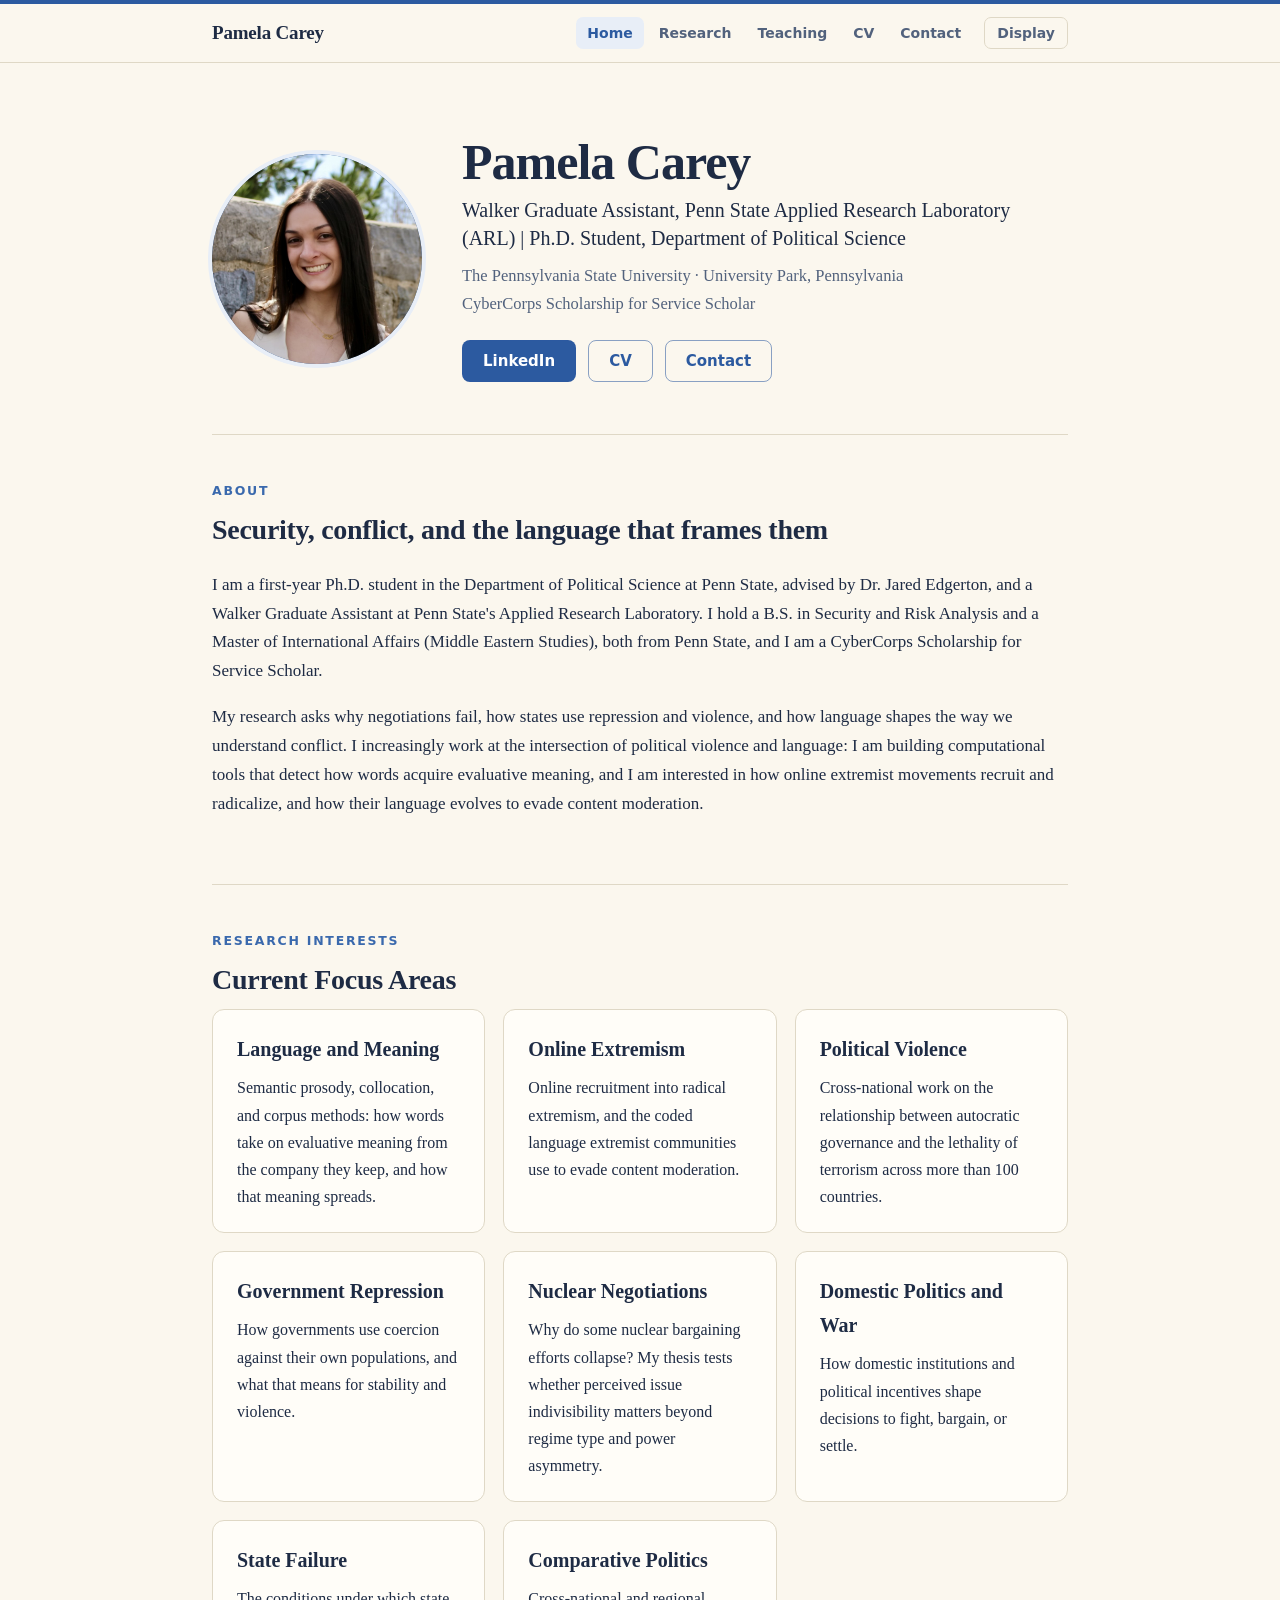
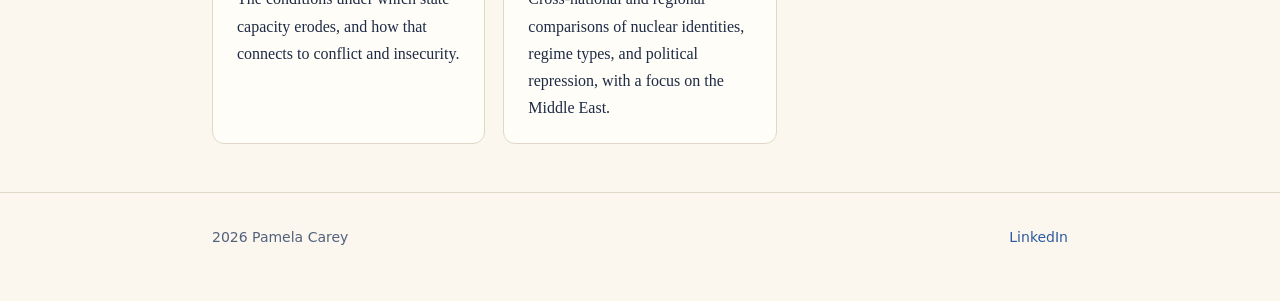
<file: index.html>
<!doctype html>
<html lang="en">
<head>
<meta charset="utf-8">
<meta name="viewport" content="width=device-width, initial-scale=1">
<title>Pamela Carey | Political Science PhD Student, Penn State</title>
<meta name="description" content="Pamela Carey is a PhD student in Political Science at Penn State studying nuclear negotiations, political violence, state failure, and semantic prosody.">
<link rel="stylesheet" href="assets/style.css">
<script src="assets/theme.js"></script>
</head>
<body>
<header class="site-header"><div class="wrap">
  <a class="brand" href="index.html">Pamela Carey</a>
  <nav>
    <a href="index.html" aria-current="page">Home</a>
    <a href="research.html">Research</a>
    <a href="teaching.html">Teaching</a>
    <a href="cv.html">CV</a>
    <a href="contact.html">Contact</a>
  </nav>
</div></header>

<main class="wrap">

<div class="profile">
  <div class="portrait"><img src="assets/pamela-carey-portrait.jpg" alt="Portrait of Pamela Carey" width="800" height="800"></div>
  <div class="profile-text">
    <h1>Pamela Carey</h1>
    <p class="title">Walker Graduate Assistant, Penn State Applied Research Laboratory (ARL) | Ph.D. Student, Department of Political Science</p>
    <p class="affil">The Pennsylvania State University · University Park, Pennsylvania</p>
    <p class="affil">CyberCorps Scholarship for Service Scholar</p>
    <div class="cta">
      <a class="btn primary" href="https://www.linkedin.com/in/pamela-carey-24b1b4239/">LinkedIn</a>
      <a class="btn" href="cv.html">CV</a>
      <a class="btn" href="contact.html">Contact</a>
    </div>
  </div>
</div>

<section>
  <p class="kicker">About</p>
  <h2>Security, conflict, and the language that frames them</h2>
  <p>I am a first-year Ph.D. student in the Department of Political Science at Penn State, advised by Dr. Jared Edgerton, and a Walker Graduate Assistant at Penn State's Applied Research Laboratory. I hold a B.S. in Security and Risk Analysis and a Master of International Affairs (Middle Eastern Studies), both from Penn State, and I am a CyberCorps Scholarship for Service Scholar.</p>
  <p>My research asks why negotiations fail, how states use repression and violence, and how language shapes the way we understand conflict. I increasingly work at the intersection of political violence and language: I am building computational tools that detect how words acquire evaluative meaning, and I am interested in how online extremist movements recruit and radicalize, and how their language evolves to evade content moderation.</p>
</section>

<section>
  <p class="kicker">Research Interests</p>
  <h2>Current Focus Areas</h2>
  <div class="grid">
    <div class="card">
      <h3>Language and Meaning</h3>
      <p>Semantic prosody, collocation, and corpus methods: how words take on evaluative meaning from the company they keep, and how that meaning spreads.</p>
    </div>
    <div class="card">
      <h3>Online Extremism</h3>
      <p>Online recruitment into radical extremism, and the coded language extremist communities use to evade content moderation.</p>
    </div>
    <div class="card">
      <h3>Political Violence</h3>
      <p>Cross-national work on the relationship between autocratic governance and the lethality of terrorism across more than 100 countries.</p>
    </div>
    <div class="card">
      <h3>Government Repression</h3>
      <p>How governments use coercion against their own populations, and what that means for stability and violence.</p>
    </div>
    <div class="card">
      <h3>Nuclear Negotiations</h3>
      <p>Why do some nuclear bargaining efforts collapse? My thesis tests whether perceived issue indivisibility matters beyond regime type and power asymmetry.</p>
    </div>
    <div class="card">
      <h3>Domestic Politics and War</h3>
      <p>How domestic institutions and political incentives shape decisions to fight, bargain, or settle.</p>
    </div>
    <div class="card">
      <h3>State Failure</h3>
      <p>The conditions under which state capacity erodes, and how that connects to conflict and insecurity.</p>
    </div>
    <div class="card">
      <h3>Comparative Politics</h3>
      <p>Cross-national and regional comparisons of nuclear identities, regime types, and political repression, with a focus on the Middle East.</p>
    </div>
  </div>
</section>

</main>

<footer><div class="wrap"><span>2026 Pamela Carey</span><span><a href="https://www.linkedin.com/in/pamela-carey-24b1b4239/">LinkedIn</a></span></div></footer>
</body>
</html>
</file>
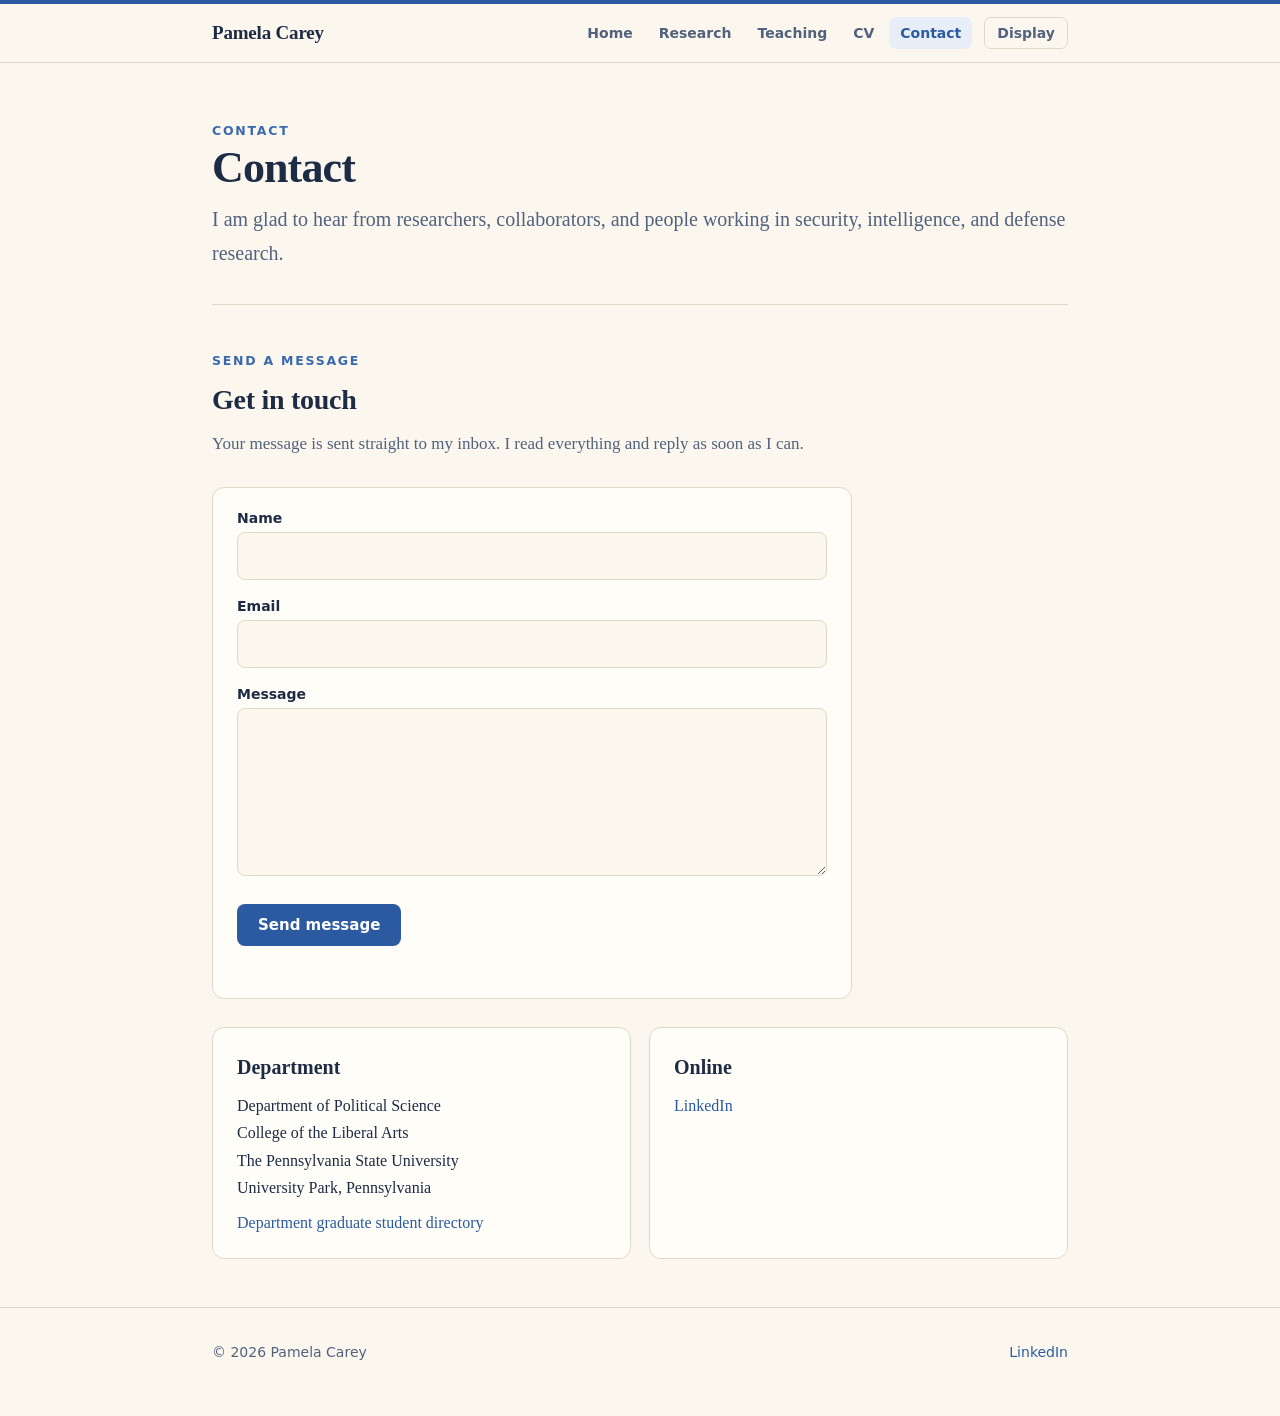
<file: contact.html>
<!doctype html>
<html lang="en">
<head>
<meta charset="utf-8">
<meta name="viewport" content="width=device-width, initial-scale=1">
<title>Contact | Pamela Carey</title>
<meta name="description" content="Contact Pamela Carey, PhD student in Political Science at Penn State.">
<link rel="stylesheet" href="assets/style.css">
<script src="assets/theme.js"></script>
</head>
<body>
<header class="site-header"><div class="wrap">
  <a class="brand" href="index.html">Pamela Carey</a>
  <nav>
    <a href="index.html">Home</a>
    <a href="research.html">Research</a>
    <a href="teaching.html">Teaching</a>
    <a href="cv.html">CV</a>
    <a href="contact.html" aria-current="page">Contact</a>
  </nav>
</div></header>

<main class="wrap">

<div class="page-title">
  <div class="eyebrow">Contact</div>
  <h1>Contact</h1>
  <p class="lede">I am glad to hear from researchers, collaborators, and people working in security, intelligence, and defense research.</p>
</div>

<section>
  <p class="kicker">Send a message</p>
  <h2>Get in touch</h2>
  <p class="sub">Your message is sent straight to my inbox. I read everything and reply as soon as I can.</p>

  <form id="contact-form" class="form card" action="https://api.web3forms.com/submit" method="POST" novalidate>
    <input type="hidden" name="access_key" value="268d669c-6630-435e-8dc4-8aee9b4005e3">
    <input type="hidden" name="subject" value="New message from your website">
    <input type="hidden" name="from_name" value="Website contact form">
    <input type="checkbox" name="botcheck" class="hp" tabindex="-1" autocomplete="off" aria-hidden="true">

    <div class="field">
      <label for="cf-name">Name</label>
      <input id="cf-name" name="name" type="text" autocomplete="name" required>
    </div>
    <div class="field">
      <label for="cf-email">Email</label>
      <input id="cf-email" name="email" type="email" autocomplete="email" required>
    </div>
    <div class="field">
      <label for="cf-message">Message</label>
      <textarea id="cf-message" name="message" rows="6" required></textarea>
    </div>

    <button class="btn primary" type="submit">Send message</button>
    <p id="cf-status" class="form-status" role="status" aria-live="polite"></p>
  </form>

  <div class="grid" style="margin-top:28px">
    <div class="card">
      <h3>Department</h3>
      <p>Department of Political Science<br>College of the Liberal Arts<br>The Pennsylvania State University<br>University Park, Pennsylvania</p>
      <p><a href="https://polisci.la.psu.edu/people/#graduatestudents">Department graduate student directory</a></p>
    </div>
    <div class="card">
      <h3>Online</h3>
      <p><a href="https://www.linkedin.com/in/pamela-carey-24b1b4239/">LinkedIn</a></p>
    </div>
  </div>
</section>

<script src="assets/contact.js"></script>

</main>

<footer><div class="wrap"><span>&copy; 2026 Pamela Carey</span><span><a href="https://www.linkedin.com/in/pamela-carey-24b1b4239/">LinkedIn</a></span></div></footer>
</body>
</html>
</file>
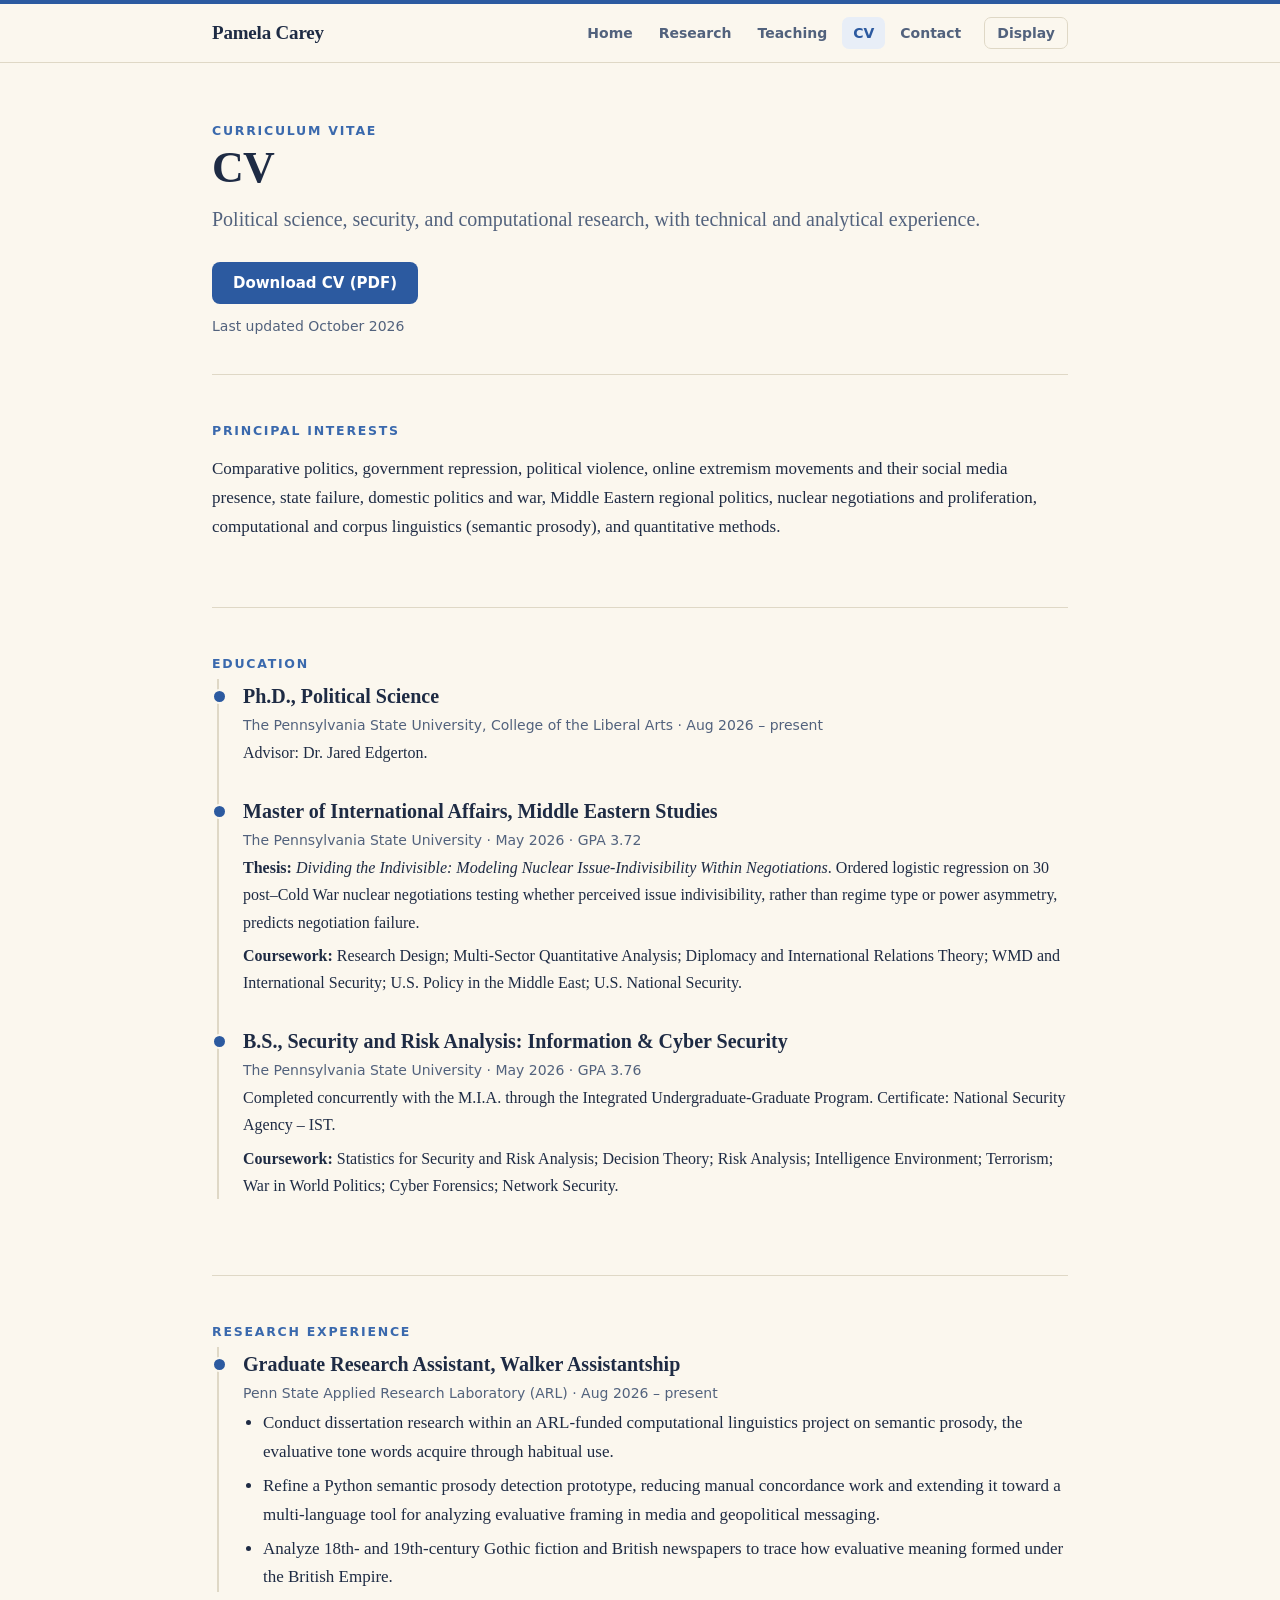
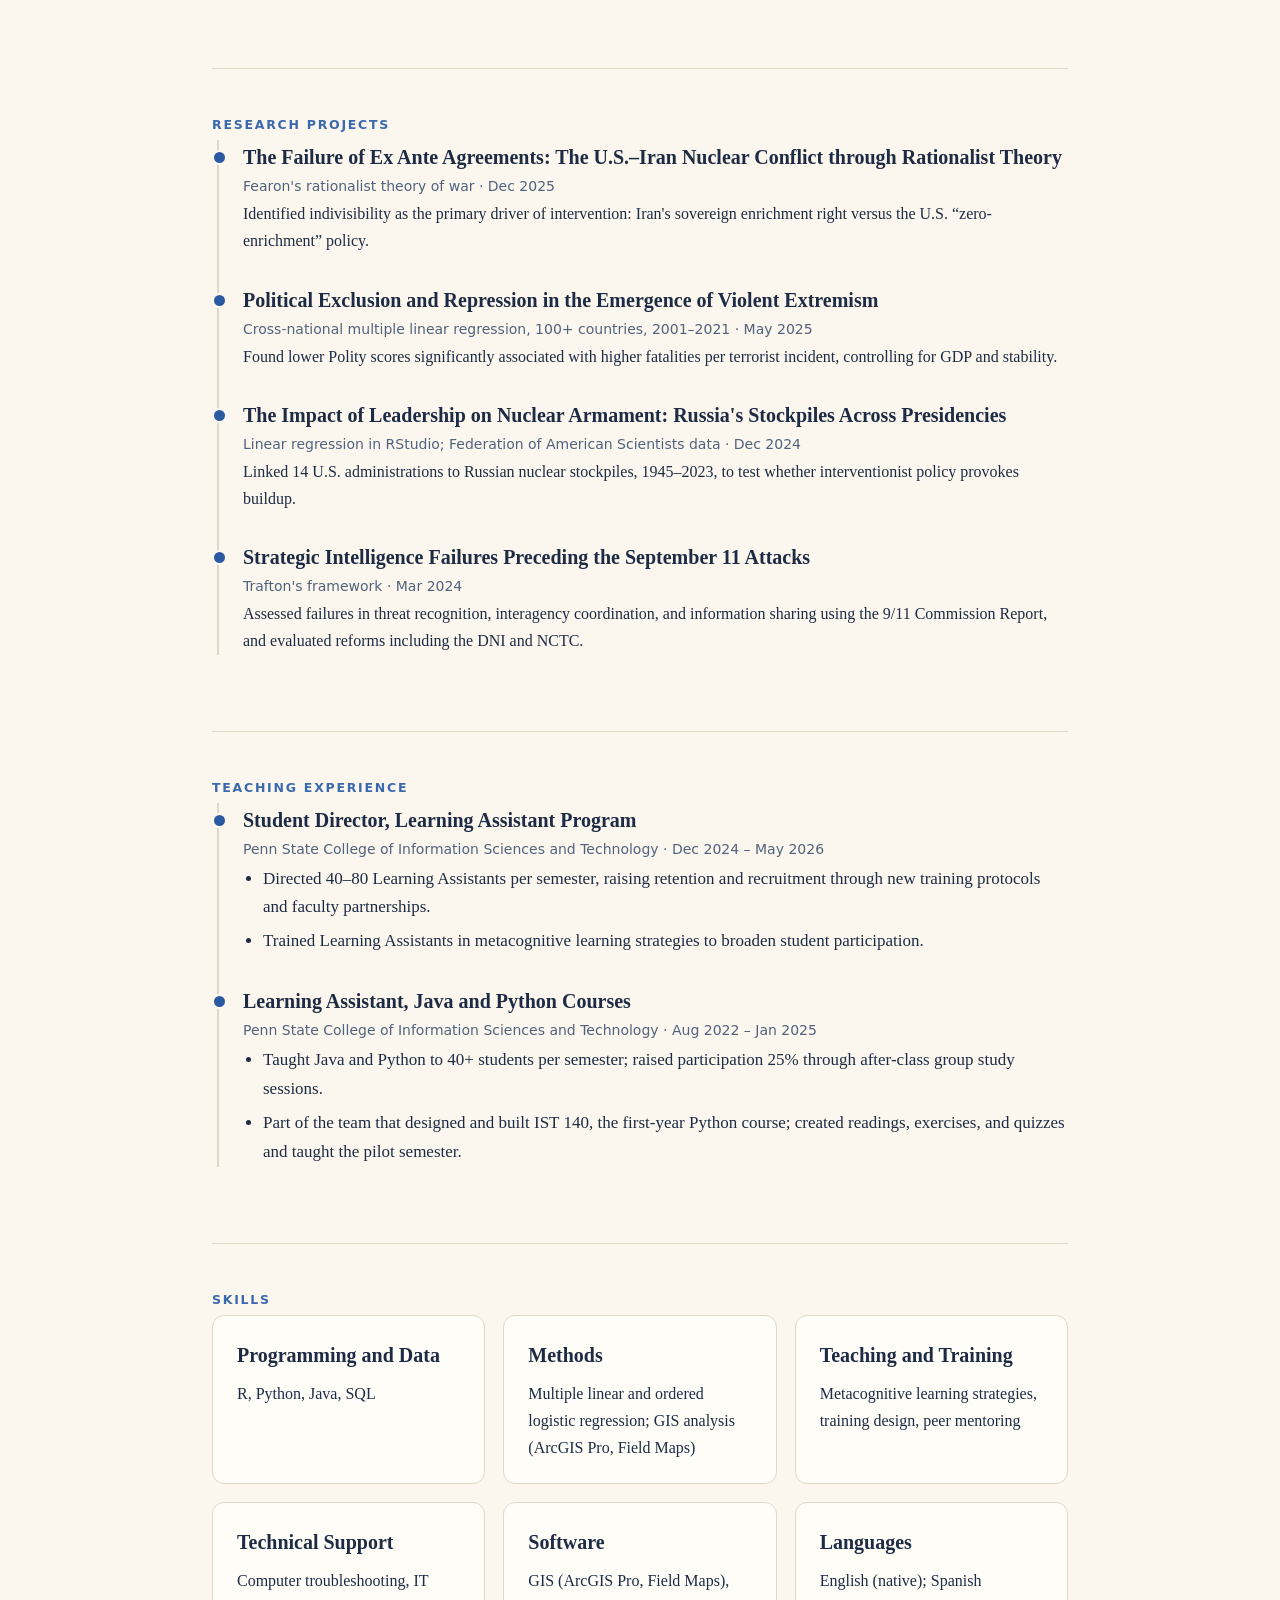
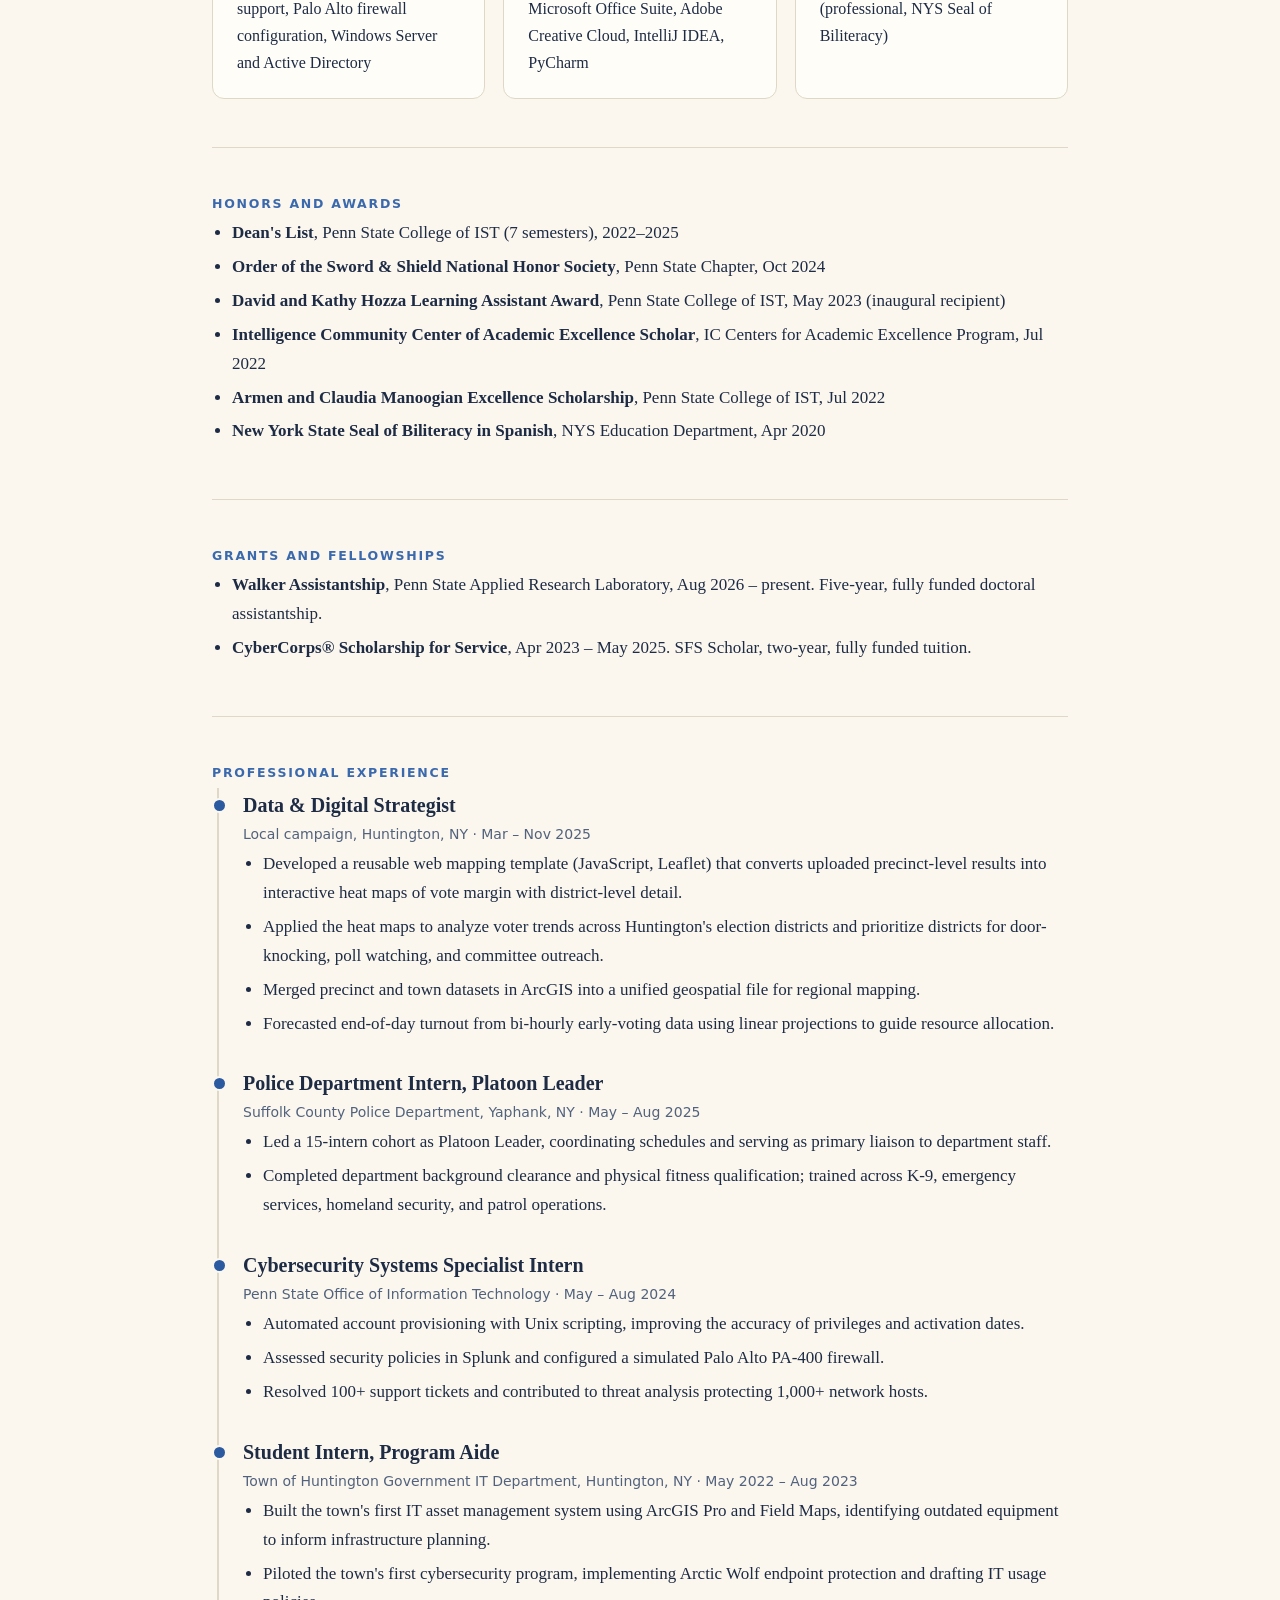
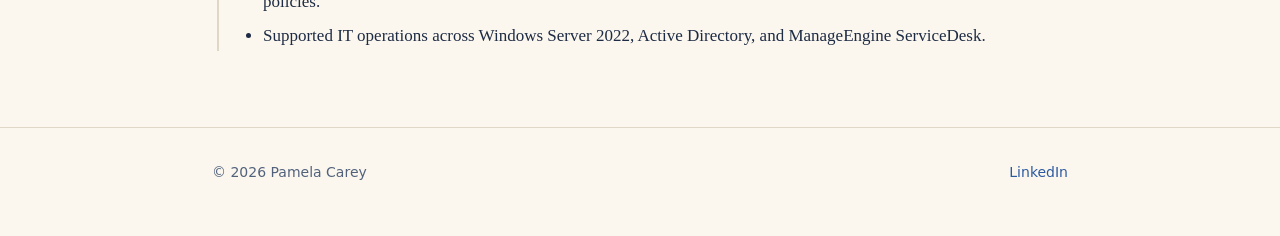
<file: cv.html>
<!doctype html>
<html lang="en">
<head>
<meta charset="utf-8">
<meta name="viewport" content="width=device-width, initial-scale=1">
<title>CV | Pamela Carey</title>
<meta name="description" content="Curriculum vitae of Pamela Carey: education, professional experience, research, skills, and honors.">
<link rel="stylesheet" href="assets/style.css">
<script src="assets/theme.js"></script>
</head>
<body>
<header class="site-header"><div class="wrap">
  <a class="brand" href="index.html">Pamela Carey</a>
  <nav>
    <a href="index.html">Home</a>
    <a href="research.html">Research</a>
    <a href="teaching.html">Teaching</a>
    <a href="cv.html" aria-current="page">CV</a>
    <a href="contact.html">Contact</a>
  </nav>
</div></header>

<main class="wrap">

<div class="page-title">
  <div class="eyebrow">Curriculum Vitae</div>
  <h1>CV</h1>
  <p class="lede">Political science, security, and computational research, with technical and analytical experience.</p>
  <div class="cta"><a class="btn primary" href="assets/Pamela_Carey_CV.pdf">Download CV (PDF)</a></div>
  <p class="meta" style="margin-top:14px">Last updated October 2026</p>
</div>

<section>
  <p class="kicker">Principal Interests</p>
  <p>Comparative politics, government repression, political violence, online extremism movements and their social media presence, state failure, domestic politics and war, Middle Eastern regional politics, nuclear negotiations and proliferation, computational and corpus linguistics (semantic prosody), and quantitative methods.</p>
</section>

<section>
  <p class="kicker">Education</p>
  <div class="tl">
    <div class="item">
      <h3>Ph.D., Political Science</h3>
      <div class="meta">The Pennsylvania State University, College of the Liberal Arts &middot; Aug 2026 &ndash; present</div>
      <p>Advisor: Dr. Jared Edgerton.</p>
    </div>
    <div class="item">
      <h3>Master of International Affairs, Middle Eastern Studies</h3>
      <div class="meta">The Pennsylvania State University &middot; May 2026 &middot; GPA 3.72</div>
      <p><strong>Thesis:</strong> <em>Dividing the Indivisible: Modeling Nuclear Issue-Indivisibility Within Negotiations</em>. Ordered logistic regression on 30 post&ndash;Cold War nuclear negotiations testing whether perceived issue indivisibility, rather than regime type or power asymmetry, predicts negotiation failure.</p>
      <p><strong>Coursework:</strong> Research Design; Multi-Sector Quantitative Analysis; Diplomacy and International Relations Theory; WMD and International Security; U.S. Policy in the Middle East; U.S. National Security.</p>
    </div>
    <div class="item">
      <h3>B.S., Security and Risk Analysis: Information &amp; Cyber Security</h3>
      <div class="meta">The Pennsylvania State University &middot; May 2026 &middot; GPA 3.76</div>
      <p>Completed concurrently with the M.I.A. through the Integrated Undergraduate-Graduate Program. Certificate: National Security Agency &ndash; IST.</p>
      <p><strong>Coursework:</strong> Statistics for Security and Risk Analysis; Decision Theory; Risk Analysis; Intelligence Environment; Terrorism; War in World Politics; Cyber Forensics; Network Security.</p>
    </div>
  </div>
</section>

<section>
  <p class="kicker">Research Experience</p>
  <div class="tl">
    <div class="item">
      <h3>Graduate Research Assistant, Walker Assistantship</h3>
      <div class="meta">Penn State Applied Research Laboratory (ARL) &middot; Aug 2026 &ndash; present</div>
      <ul>
        <li>Conduct dissertation research within an ARL-funded computational linguistics project on semantic prosody, the evaluative tone words acquire through habitual use.</li>
        <li>Refine a Python semantic prosody detection prototype, reducing manual concordance work and extending it toward a multi-language tool for analyzing evaluative framing in media and geopolitical messaging.</li>
        <li>Analyze 18th- and 19th-century Gothic fiction and British newspapers to trace how evaluative meaning formed under the British Empire.</li>
      </ul>
    </div>
  </div>
</section>

<section>
  <p class="kicker">Research Projects</p>
  <div class="tl">
    <div class="item">
      <h3>The Failure of Ex Ante Agreements: The U.S.&ndash;Iran Nuclear Conflict through Rationalist Theory</h3>
      <div class="meta">Fearon's rationalist theory of war &middot; Dec 2025</div>
      <p>Identified indivisibility as the primary driver of intervention: Iran's sovereign enrichment right versus the U.S. &ldquo;zero-enrichment&rdquo; policy.</p>
    </div>
    <div class="item">
      <h3>Political Exclusion and Repression in the Emergence of Violent Extremism</h3>
      <div class="meta">Cross-national multiple linear regression, 100+ countries, 2001&ndash;2021 &middot; May 2025</div>
      <p>Found lower Polity scores significantly associated with higher fatalities per terrorist incident, controlling for GDP and stability.</p>
    </div>
    <div class="item">
      <h3>The Impact of Leadership on Nuclear Armament: Russia's Stockpiles Across Presidencies</h3>
      <div class="meta">Linear regression in RStudio; Federation of American Scientists data &middot; Dec 2024</div>
      <p>Linked 14 U.S. administrations to Russian nuclear stockpiles, 1945&ndash;2023, to test whether interventionist policy provokes buildup.</p>
    </div>
    <div class="item">
      <h3>Strategic Intelligence Failures Preceding the September 11 Attacks</h3>
      <div class="meta">Trafton's framework &middot; Mar 2024</div>
      <p>Assessed failures in threat recognition, interagency coordination, and information sharing using the 9/11 Commission Report, and evaluated reforms including the DNI and NCTC.</p>
    </div>
  </div>
</section>

<section>
  <p class="kicker">Teaching Experience</p>
  <div class="tl">
    <div class="item">
      <h3>Student Director, Learning Assistant Program</h3>
      <div class="meta">Penn State College of Information Sciences and Technology &middot; Dec 2024 &ndash; May 2026</div>
      <ul>
        <li>Directed 40&ndash;80 Learning Assistants per semester, raising retention and recruitment through new training protocols and faculty partnerships.</li>
        <li>Trained Learning Assistants in metacognitive learning strategies to broaden student participation.</li>
      </ul>
    </div>
    <div class="item">
      <h3>Learning Assistant, Java and Python Courses</h3>
      <div class="meta">Penn State College of Information Sciences and Technology &middot; Aug 2022 &ndash; Jan 2025</div>
      <ul>
        <li>Taught Java and Python to 40+ students per semester; raised participation 25% through after-class group study sessions.</li>
        <li>Part of the team that designed and built IST 140, the first-year Python course; created readings, exercises, and quizzes and taught the pilot semester.</li>
      </ul>
    </div>
  </div>
</section>

<section>
  <p class="kicker">Skills</p>
  <div class="grid">
    <div class="card"><h3>Programming and Data</h3><p>R, Python, Java, SQL</p></div>
    <div class="card"><h3>Methods</h3><p>Multiple linear and ordered logistic regression; GIS analysis (ArcGIS Pro, Field Maps)</p></div>
    <div class="card"><h3>Teaching and Training</h3><p>Metacognitive learning strategies, training design, peer mentoring</p></div>
    <div class="card"><h3>Technical Support</h3><p>Computer troubleshooting, IT support, Palo Alto firewall configuration, Windows Server and Active Directory</p></div>
    <div class="card"><h3>Software</h3><p>GIS (ArcGIS Pro, Field Maps), Microsoft Office Suite, Adobe Creative Cloud, IntelliJ IDEA, PyCharm</p></div>
    <div class="card"><h3>Languages</h3><p>English (native); Spanish (professional, NYS Seal of Biliteracy)</p></div>
  </div>
</section>

<section>
  <p class="kicker">Honors and Awards</p>
  <ul>
    <li><strong>Dean's List</strong>, Penn State College of IST (7 semesters), 2022&ndash;2025</li>
    <li><strong>Order of the Sword &amp; Shield National Honor Society</strong>, Penn State Chapter, Oct 2024</li>
    <li><strong>David and Kathy Hozza Learning Assistant Award</strong>, Penn State College of IST, May 2023 (inaugural recipient)</li>
    <li><strong>Intelligence Community Center of Academic Excellence Scholar</strong>, IC Centers for Academic Excellence Program, Jul 2022</li>
    <li><strong>Armen and Claudia Manoogian Excellence Scholarship</strong>, Penn State College of IST, Jul 2022</li>
    <li><strong>New York State Seal of Biliteracy in Spanish</strong>, NYS Education Department, Apr 2020</li>
  </ul>
</section>

<section>
  <p class="kicker">Grants and Fellowships</p>
  <ul>
    <li><strong>Walker Assistantship</strong>, Penn State Applied Research Laboratory, Aug 2026 &ndash; present. Five-year, fully funded doctoral assistantship.</li>
    <li><strong>CyberCorps&reg; Scholarship for Service</strong>, Apr 2023 &ndash; May 2025. SFS Scholar, two-year, fully funded tuition.</li>
  </ul>
</section>

<section>
  <p class="kicker">Professional Experience</p>
  <div class="tl">
    <div class="item">
      <h3>Data &amp; Digital Strategist</h3>
      <div class="meta">Local campaign, Huntington, NY &middot; Mar &ndash; Nov 2025</div>
      <ul>
        <li>Developed a reusable web mapping template (JavaScript, Leaflet) that converts uploaded precinct-level results into interactive heat maps of vote margin with district-level detail.</li>
        <li>Applied the heat maps to analyze voter trends across Huntington's election districts and prioritize districts for door-knocking, poll watching, and committee outreach.</li>
        <li>Merged precinct and town datasets in ArcGIS into a unified geospatial file for regional mapping.</li>
        <li>Forecasted end-of-day turnout from bi-hourly early-voting data using linear projections to guide resource allocation.</li>
      </ul>
    </div>
    <div class="item">
      <h3>Police Department Intern, Platoon Leader</h3>
      <div class="meta">Suffolk County Police Department, Yaphank, NY &middot; May &ndash; Aug 2025</div>
      <ul>
        <li>Led a 15-intern cohort as Platoon Leader, coordinating schedules and serving as primary liaison to department staff.</li>
        <li>Completed department background clearance and physical fitness qualification; trained across K-9, emergency services, homeland security, and patrol operations.</li>
      </ul>
    </div>
    <div class="item">
      <h3>Cybersecurity Systems Specialist Intern</h3>
      <div class="meta">Penn State Office of Information Technology &middot; May &ndash; Aug 2024</div>
      <ul>
        <li>Automated account provisioning with Unix scripting, improving the accuracy of privileges and activation dates.</li>
        <li>Assessed security policies in Splunk and configured a simulated Palo Alto PA-400 firewall.</li>
        <li>Resolved 100+ support tickets and contributed to threat analysis protecting 1,000+ network hosts.</li>
      </ul>
    </div>
    <div class="item">
      <h3>Student Intern, Program Aide</h3>
      <div class="meta">Town of Huntington Government IT Department, Huntington, NY &middot; May 2022 &ndash; Aug 2023</div>
      <ul>
        <li>Built the town's first IT asset management system using ArcGIS Pro and Field Maps, identifying outdated equipment to inform infrastructure planning.</li>
        <li>Piloted the town's first cybersecurity program, implementing Arctic Wolf endpoint protection and drafting IT usage policies.</li>
        <li>Supported IT operations across Windows Server 2022, Active Directory, and ManageEngine ServiceDesk.</li>
      </ul>
    </div>
  </div>
</section>

</main>

<footer><div class="wrap"><span>&copy; 2026 Pamela Carey</span><span><a href="https://www.linkedin.com/in/pamela-carey-24b1b4239/">LinkedIn</a></span></div></footer>
</body>
</html>
</file>
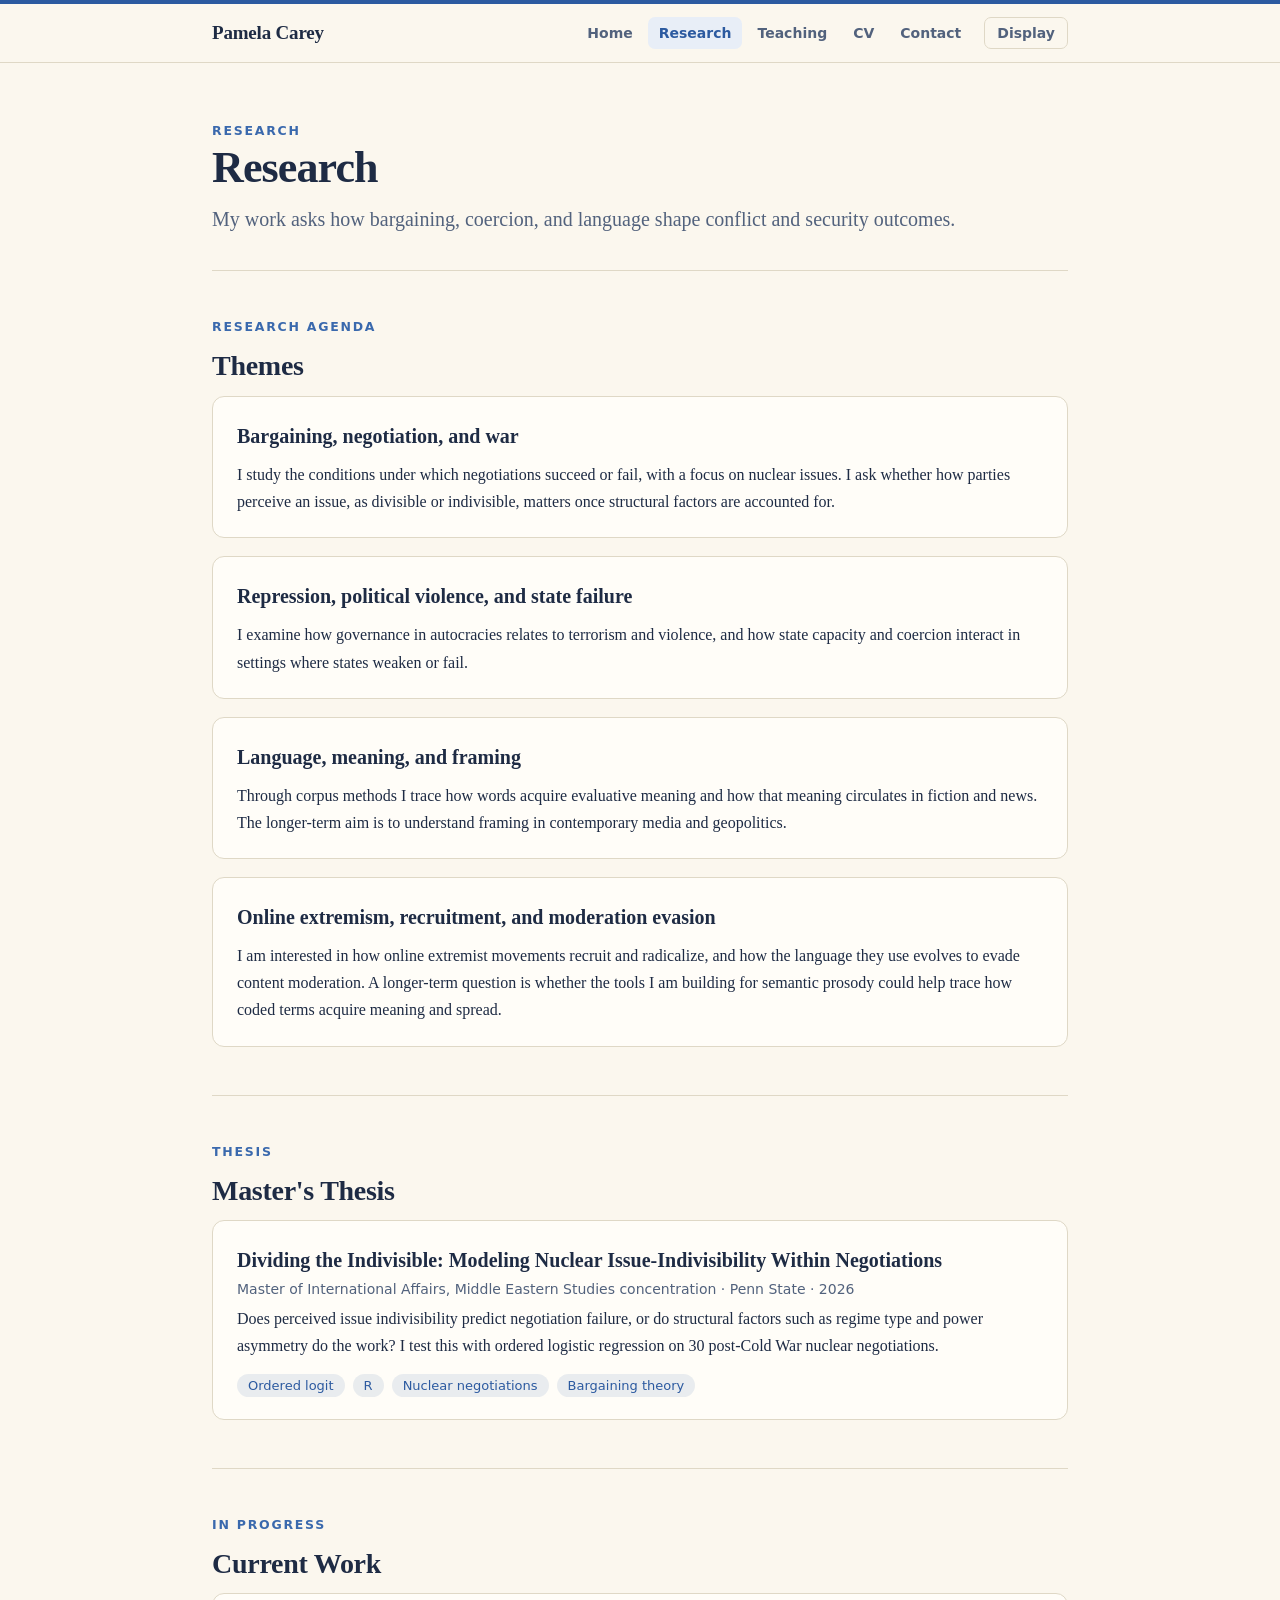
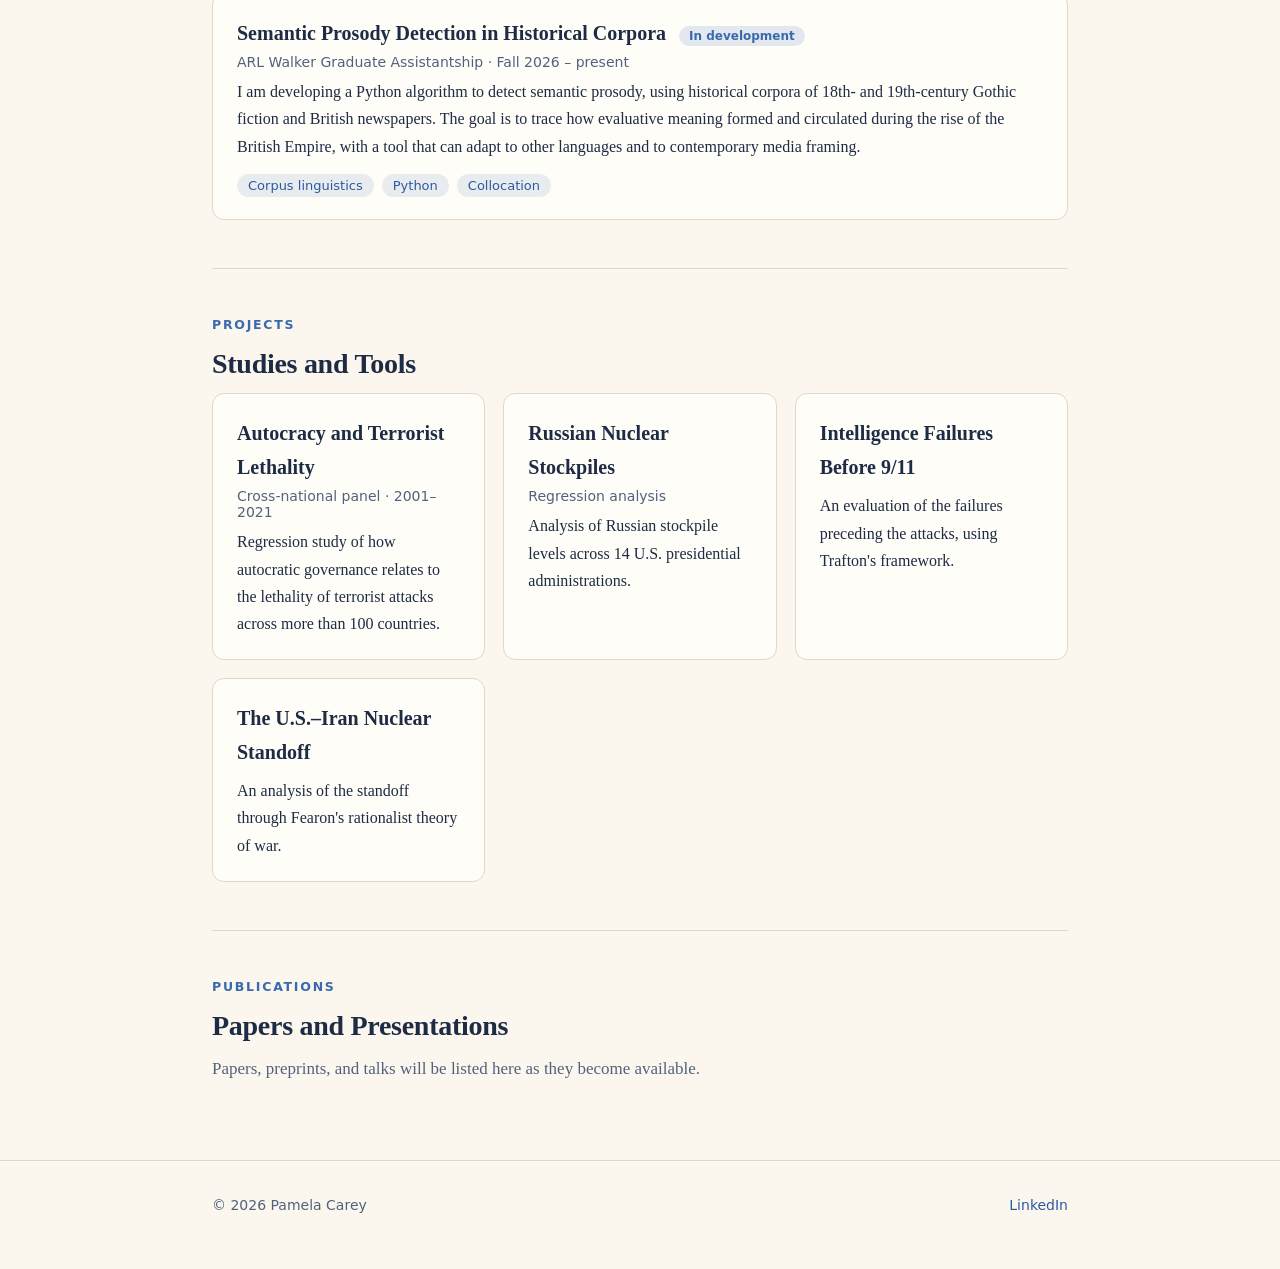
<file: research.html>
<!doctype html>
<html lang="en">
<head>
<meta charset="utf-8">
<meta name="viewport" content="width=device-width, initial-scale=1">
<title>Research | Pamela Carey</title>
<meta name="description" content="Research by Pamela Carey on nuclear negotiations, political violence, repression, state failure, and semantic prosody.">
<link rel="stylesheet" href="assets/style.css">
<script src="assets/theme.js"></script>
</head>
<body>
<header class="site-header"><div class="wrap">
  <a class="brand" href="index.html">Pamela Carey</a>
  <nav>
    <a href="index.html">Home</a>
    <a href="research.html" aria-current="page">Research</a>
    <a href="teaching.html">Teaching</a>
    <a href="cv.html">CV</a>
    <a href="contact.html">Contact</a>
  </nav>
</div></header>

<main class="wrap">

<div class="page-title">
  <div class="eyebrow">Research</div>
  <h1>Research</h1>
  <p class="lede">My work asks how bargaining, coercion, and language shape conflict and security outcomes.</p>
</div>

<section>
  <p class="kicker">Research agenda</p>
  <h2>Themes</h2>
  <div class="stack">
    <div class="card">
      <h3>Bargaining, negotiation, and war</h3>
      <p>I study the conditions under which negotiations succeed or fail, with a focus on nuclear issues. I ask whether how parties perceive an issue, as divisible or indivisible, matters once structural factors are accounted for.</p>
    </div>
    <div class="card">
      <h3>Repression, political violence, and state failure</h3>
      <p>I examine how governance in autocracies relates to terrorism and violence, and how state capacity and coercion interact in settings where states weaken or fail.</p>
    </div>
    <div class="card">
      <h3>Language, meaning, and framing</h3>
      <p>Through corpus methods I trace how words acquire evaluative meaning and how that meaning circulates in fiction and news. The longer-term aim is to understand framing in contemporary media and geopolitics.</p>
    </div>
    <div class="card">
      <h3>Online extremism, recruitment, and moderation evasion</h3>
      <p>I am interested in how online extremist movements recruit and radicalize, and how the language they use evolves to evade content moderation. A longer-term question is whether the tools I am building for semantic prosody could help trace how coded terms acquire meaning and spread.</p>
    </div>
  </div>
</section>

<section>
  <p class="kicker">Thesis</p>
  <h2>Master's Thesis</h2>
  <div class="card">
    <h3>Dividing the Indivisible: Modeling Nuclear Issue-Indivisibility Within Negotiations</h3>
    <div class="meta">Master of International Affairs, Middle Eastern Studies concentration · Penn State · 2026</div>
    <p>Does perceived issue indivisibility predict negotiation failure, or do structural factors such as regime type and power asymmetry do the work? I test this with ordered logistic regression on 30 post-Cold War nuclear negotiations.</p>
    <div class="tags"><span class="tag">Ordered logit</span><span class="tag">R</span><span class="tag">Nuclear negotiations</span><span class="tag">Bargaining theory</span></div>
  </div>
</section>

<section>
  <p class="kicker">In progress</p>
  <h2>Current Work</h2>
  <div class="card">
    <h3>Semantic Prosody Detection in Historical Corpora <span class="status">In development</span></h3>
    <div class="meta">ARL Walker Graduate Assistantship · Fall 2026 – present</div>
    <p>I am developing a Python algorithm to detect semantic prosody, using historical corpora of 18th- and 19th-century Gothic fiction and British newspapers. The goal is to trace how evaluative meaning formed and circulated during the rise of the British Empire, with a tool that can adapt to other languages and to contemporary media framing.</p>
    <div class="tags"><span class="tag">Corpus linguistics</span><span class="tag">Python</span><span class="tag">Collocation</span></div>
  </div>
</section>

<section>
  <p class="kicker">Projects</p>
  <h2>Studies and Tools</h2>
  <div class="grid">
    <div class="card">
      <h3>Autocracy and Terrorist Lethality</h3>
      <div class="meta">Cross-national panel · 2001–2021</div>
      <p>Regression study of how autocratic governance relates to the lethality of terrorist attacks across more than 100 countries.</p>
    </div>
    <div class="card">
      <h3>Russian Nuclear Stockpiles</h3>
      <div class="meta">Regression analysis</div>
      <p>Analysis of Russian stockpile levels across 14 U.S. presidential administrations.</p>
    </div>
    <div class="card">
      <h3>Intelligence Failures Before 9/11</h3>
      <p>An evaluation of the failures preceding the attacks, using Trafton's framework.</p>
    </div>
    <div class="card">
      <h3>The U.S.&ndash;Iran Nuclear Standoff</h3>
      <p>An analysis of the standoff through Fearon's rationalist theory of war.</p>
    </div>
  </div>
</section>

<section>
  <p class="kicker">Publications</p>
  <h2>Papers and Presentations</h2>
  <p class="sub">Papers, preprints, and talks will be listed here as they become available.</p>
</section>

</main>

<footer><div class="wrap"><span>&copy; 2026 Pamela Carey</span><span><a href="https://www.linkedin.com/in/pamela-carey-24b1b4239/">LinkedIn</a></span></div></footer>
</body>
</html>
</file>
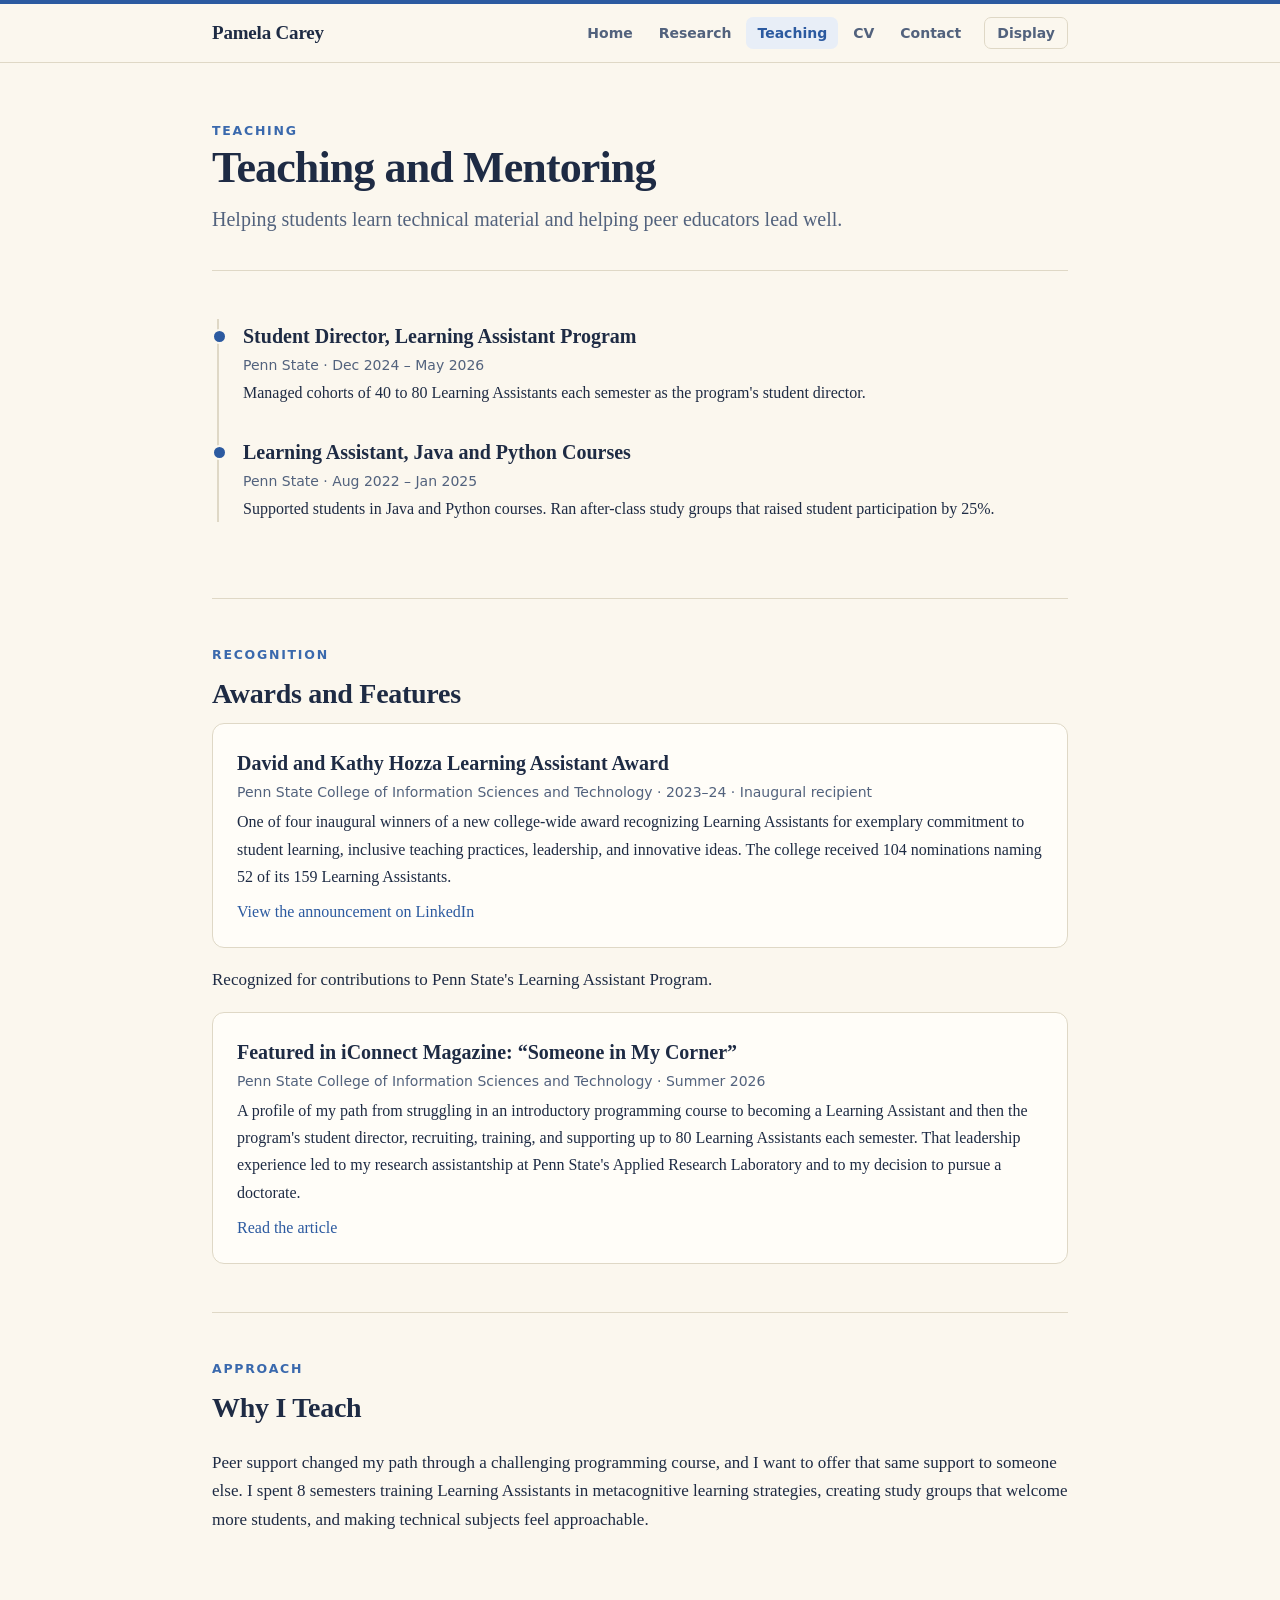
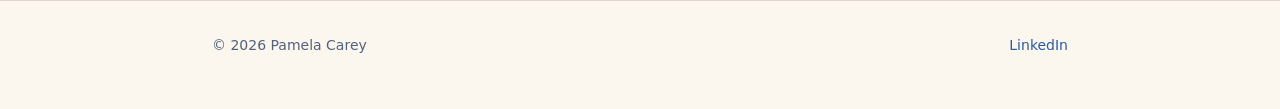
<file: teaching.html>
<!doctype html>
<html lang="en">
<head>
<meta charset="utf-8">
<meta name="viewport" content="width=device-width, initial-scale=1">
<title>Teaching | Pamela Carey</title>
<meta name="description" content="Teaching and mentoring experience of Pamela Carey, including the Penn State Learning Assistant Program.">
<link rel="stylesheet" href="assets/style.css">
<script src="assets/theme.js"></script>
</head>
<body>
<header class="site-header"><div class="wrap">
  <a class="brand" href="index.html">Pamela Carey</a>
  <nav>
    <a href="index.html">Home</a>
    <a href="research.html">Research</a>
    <a href="teaching.html" aria-current="page">Teaching</a>
    <a href="cv.html">CV</a>
    <a href="contact.html">Contact</a>
  </nav>
</div></header>

<main class="wrap">

<div class="page-title">
  <div class="eyebrow">Teaching</div>
  <h1>Teaching and Mentoring</h1>
  <p class="lede">Helping students learn technical material and helping peer educators lead well.</p>
</div>

<section>
  <div class="tl">
    <div class="item">
      <h3>Student Director, Learning Assistant Program</h3>
      <div class="meta">Penn State · Dec 2024 – May 2026</div>
      <p>Managed cohorts of 40 to 80 Learning Assistants each semester as the program's student director.</p>
    </div>
    <div class="item">
      <h3>Learning Assistant, Java and Python Courses</h3>
      <div class="meta">Penn State · Aug 2022 – Jan 2025</div>
      <p>Supported students in Java and Python courses. Ran after-class study groups that raised student participation by 25%.</p>
    </div>
  </div>
</section>

<section>
  <p class="kicker">Recognition</p>
  <h2>Awards and Features</h2>
  <div class="stack">
    <div class="card">
      <h3>David and Kathy Hozza Learning Assistant Award</h3>
      <div class="meta">Penn State College of Information Sciences and Technology · 2023&ndash;24 · Inaugural recipient</div>
      <p>One of four inaugural winners of a new college-wide award recognizing Learning Assistants for exemplary commitment to student learning, inclusive teaching practices, leadership, and innovative ideas. The college received 104 nominations naming 52 of its 159 Learning Assistants.</p>
      <p><a href="https://lnkd.in/p/gy6hNi3w">View the announcement on LinkedIn</a></p>
    </div>
      <p>Recognized for contributions to Penn State's Learning Assistant Program.</p>
    </div>
    <div class="card">
      <h3>Featured in iConnect Magazine: &ldquo;Someone in My Corner&rdquo;</h3>
      <div class="meta">Penn State College of Information Sciences and Technology · Summer 2026</div>
      <p>A profile of my path from struggling in an introductory programming course to becoming a Learning Assistant and then the program's student director, recruiting, training, and supporting up to 80 Learning Assistants each semester. That leadership experience led to my research assistantship at Penn State's Applied Research Laboratory and to my decision to pursue a doctorate.</p>
      <p><a href="https://ist.psu.edu/iconnect/summer-2026/someone-in-my-corner">Read the article</a></p>
    </div>
  </div>
</section>

<section>
  <p class="kicker">Approach</p>
  <h2>Why I Teach</h2>
  <p>Peer support changed my path through a challenging programming course, and I want to offer that same support to someone else. I spent 8 semesters training Learning Assistants in metacognitive learning strategies, creating study groups that welcome more students, and making technical subjects feel approachable.</p>
</section>

</main>

<footer><div class="wrap"><span>&copy; 2026 Pamela Carey</span><span><a href="https://www.linkedin.com/in/pamela-carey-24b1b4239/">LinkedIn</a></span></div></footer>
</body>
</html>
</file>
<file: assets/style.css>
:root,:root[data-theme="cream"]{
  color-scheme:light;
  --bg:#fbf7ee; --ink:#1e2b44; --muted:#52627d; --line:#dfd8c6;
  --accent:#2c5aa0; --accent2:#3a69ad; --card:#fffdf8; --soft:#e8eef7; --on-accent:#ffffff;
}
:root[data-theme="dark"]{
  color-scheme:dark;
  --bg:#222a33; --ink:#d9dfe6; --muted:#9aa7b4; --line:#34404c;
  --accent:#84c9bf; --accent2:#dcb67f; --card:#2a343f; --soft:#303b47; --on-accent:#1b2229;
}
:root[data-theme="contrast"]{
  color-scheme:dark;
  --bg:#000000; --ink:#ffffff; --muted:#e0e0e0; --line:#8a8a8a;
  --accent:#ffe14d; --accent2:#7ff0d8; --card:#0a0a0a; --soft:#1c1c1c; --on-accent:#000000;
}
:root[data-theme="contrast"] a{text-decoration:underline}
:root[data-theme="contrast"] .card,:root[data-theme="contrast"] .btn{border-color:#cfcfcf}
*{box-sizing:border-box}
html{scroll-behavior:smooth}
body{margin:0;background:var(--bg);color:var(--ink);font:17px/1.7 Georgia,"Times New Roman",serif;-webkit-font-smoothing:antialiased}
a{color:var(--accent);text-decoration:none;border-bottom:1px solid transparent}
a:hover{border-bottom-color:var(--accent)}
.wrap{max-width:900px;margin:0 auto;padding:0 22px}

/* header / nav */
.site-header{position:sticky;top:0;z-index:10;background:color-mix(in srgb,var(--bg) 92%,transparent);backdrop-filter:blur(8px);border-bottom:1px solid var(--line)}
.site-header .wrap{display:flex;align-items:center;gap:6px;min-height:58px;flex-wrap:wrap}
.brand{font-size:19px;font-weight:700;color:var(--ink);margin-right:auto;letter-spacing:-.01em;border:0}
.brand:hover{border:0}
.site-header nav{display:flex;gap:4px;flex-wrap:wrap;font:600 14px system-ui,sans-serif}
.site-header nav a{color:var(--muted);padding:8px 11px;border-radius:7px;border:0}
.site-header nav a:hover{color:var(--ink);background:var(--soft)}
.site-header nav a[aria-current="page"]{color:var(--accent);background:var(--soft)}

/* hero */
.hero{display:grid;grid-template-columns:200px 1fr;gap:44px;align-items:center;padding:72px 0 56px}
.portrait{width:200px;height:200px;border-radius:50%;background:linear-gradient(135deg,var(--accent),var(--accent2));display:grid;place-items:center;color:#fff;font:700 62px Georgia,serif;letter-spacing:.02em;overflow:hidden}
.portrait img{width:100%;height:100%;object-fit:cover}
.eyebrow{font:700 12.5px system-ui,sans-serif;letter-spacing:.14em;text-transform:uppercase;color:var(--accent2)}
h1{font-size:clamp(34px,6vw,52px);line-height:1.1;margin:10px 0 16px;letter-spacing:-.02em}
.lede{font-size:20px;color:var(--muted);margin:0}
.cta{display:flex;flex-wrap:wrap;gap:12px;margin-top:26px;font:600 15px system-ui,sans-serif}
.btn{padding:11px 20px;border-radius:8px;border:1px solid color-mix(in srgb,var(--accent) 55%,transparent);color:var(--accent)}
.btn.primary{background:var(--accent);color:var(--on-accent);font-weight:700}
.btn:hover{opacity:.88;border-color:var(--accent)}

/* sections */
section{padding:48px 0;border-top:1px solid var(--line)}
h2{font-size:28px;margin:0 0 6px;letter-spacing:-.01em}
.kicker{font:700 12.5px system-ui,sans-serif;letter-spacing:.14em;text-transform:uppercase;color:var(--accent2);margin:0 0 8px}
.sub{color:var(--muted);margin:0 0 28px}
h3{font-size:20px;margin:0 0 4px}
.meta{font:14px system-ui,sans-serif;color:var(--muted);margin-bottom:6px}
.grid{display:grid;grid-template-columns:repeat(auto-fit,minmax(260px,1fr));gap:18px}
.card{background:var(--card);border:1px solid var(--line);border-radius:12px;padding:22px 24px}
.card p{margin:8px 0 0;font-size:16px}
.card.link{display:block;color:inherit;border:1px solid var(--line)}
.card.link:hover{border-color:var(--accent);transform:translateY(-1px);transition:.15s}
.tags{display:flex;flex-wrap:wrap;gap:8px;margin-top:14px}
.tag{font:500 13px system-ui,sans-serif;padding:4px 11px;border-radius:99px;background:color-mix(in srgb,var(--accent) 10%,transparent);color:var(--accent)}
.status{display:inline-block;font:600 12px system-ui,sans-serif;padding:3px 10px;border-radius:99px;background:color-mix(in srgb,var(--accent2) 14%,transparent);color:var(--accent2);margin-left:8px;vertical-align:middle}
ul{padding-left:20px;margin:8px 0 0}
li{margin:5px 0}
.stack > * + *{margin-top:18px}

/* page title block */
.page-title{padding:60px 0 34px}
.page-title h1{font-size:clamp(32px,5vw,44px);margin:6px 0 10px}

/* timeline */
.tl{border-left:2px solid var(--line);padding-left:24px;margin-left:5px}
.tl .item{position:relative;margin-bottom:28px}
.tl .item::before{content:"";position:absolute;left:-31px;top:10px;width:11px;height:11px;border-radius:50%;background:var(--accent);border:2px solid var(--bg)}
.tl .item p{margin:6px 0 0;font-size:16px}

footer{padding:36px 0 56px;border-top:1px solid var(--line);font:14px system-ui,sans-serif;color:var(--muted)}
footer .wrap{display:flex;justify-content:space-between;flex-wrap:wrap;gap:10px}

@media (max-width:680px){
  .hero{grid-template-columns:1fr;gap:26px;padding:48px 0 40px;text-align:left}
  .portrait{width:140px;height:140px;font-size:44px}
}

/* LinkedIn-style profile header */
.profile{display:flex;align-items:center;gap:40px;padding:72px 0 52px}
.profile .portrait{flex:0 0 auto;width:210px;height:210px}
.profile-text h1{font-size:clamp(34px,5.5vw,50px);margin:0 0 6px}
.profile-text .title{font-size:20px;line-height:1.4;margin:0 0 10px;color:var(--ink)}
.profile-text .affil{margin:0;color:var(--muted);font-size:16.5px}
.profile-text .cta{margin-top:22px}
@media (max-width:680px){
  .profile{flex-direction:column;align-items:flex-start;gap:24px;padding:44px 0 36px}
  .profile .portrait{width:150px;height:150px}
}

/* Display (lighting) control */
.site-header .wrap{position:relative}
.display-ctl{position:relative;margin-left:6px}
.display-btn{font:600 14px system-ui,sans-serif;color:var(--muted);background:transparent;border:1px solid var(--line);border-radius:7px;padding:7px 12px;cursor:pointer}
.display-btn:hover{color:var(--ink);background:var(--soft)}
.display-panel{position:absolute;right:0;top:calc(100% + 8px);z-index:20;min-width:190px;background:var(--card);border:1px solid var(--line);border-radius:10px;padding:10px;box-shadow:0 8px 24px rgba(0,0,0,.28)}
.display-panel[hidden]{display:none}
.display-label{margin:2px 6px 8px;font:700 12px system-ui,sans-serif;letter-spacing:.12em;text-transform:uppercase;color:var(--accent2)}
.display-opt{display:block;width:100%;text-align:left;font:600 14.5px system-ui,sans-serif;color:var(--ink);background:transparent;border:1px solid transparent;border-radius:7px;padding:9px 10px;cursor:pointer}
.display-opt:hover{background:var(--soft)}
.display-opt[aria-pressed="true"]{border-color:var(--accent);color:var(--accent)}
.display-opt[aria-pressed="true"]::after{content:" \2713"}
button:focus-visible,a:focus-visible{outline:3px solid var(--accent);outline-offset:2px}
@media (max-width:680px){.display-ctl{margin-left:0}}
@media (max-width:680px){
  .display-panel{left:0;right:auto;max-width:calc(100vw - 44px)}
}

/* cream and blue accents */
.site-header{border-top:4px solid var(--accent)}
.portrait{box-shadow:0 0 0 4px var(--soft)}

/* contact form */
.form{max-width:640px}
.form .field{margin-bottom:18px}
.form label{display:block;font:600 14px system-ui,sans-serif;margin-bottom:6px;color:var(--ink)}
.form input[type="text"],.form input[type="email"],.form textarea{width:100%;font:16px/1.5 Georgia,"Times New Roman",serif;color:var(--ink);background:var(--bg);border:1px solid var(--line);border-radius:8px;padding:11px 13px}
.form input:focus,.form textarea:focus{outline:3px solid var(--accent);outline-offset:1px;border-color:var(--accent)}
.form textarea{resize:vertical;min-height:140px}
.form button[type="submit"]{cursor:pointer;font:600 15px system-ui,sans-serif}
.form button[disabled]{opacity:.6;cursor:progress}
.form .hp{position:absolute;left:-9999px;width:1px;height:1px;opacity:0}
.form-status{margin:14px 0 0;font:600 14.5px system-ui,sans-serif;min-height:1.4em}
.form-status.ok{color:var(--accent)}
.form-status.err{color:#c2410c}
:root[data-theme="dark"] .form-status.err{color:#f4a27a}
:root[data-theme="contrast"] .form-status.err{color:#ffb38a}
</file>
